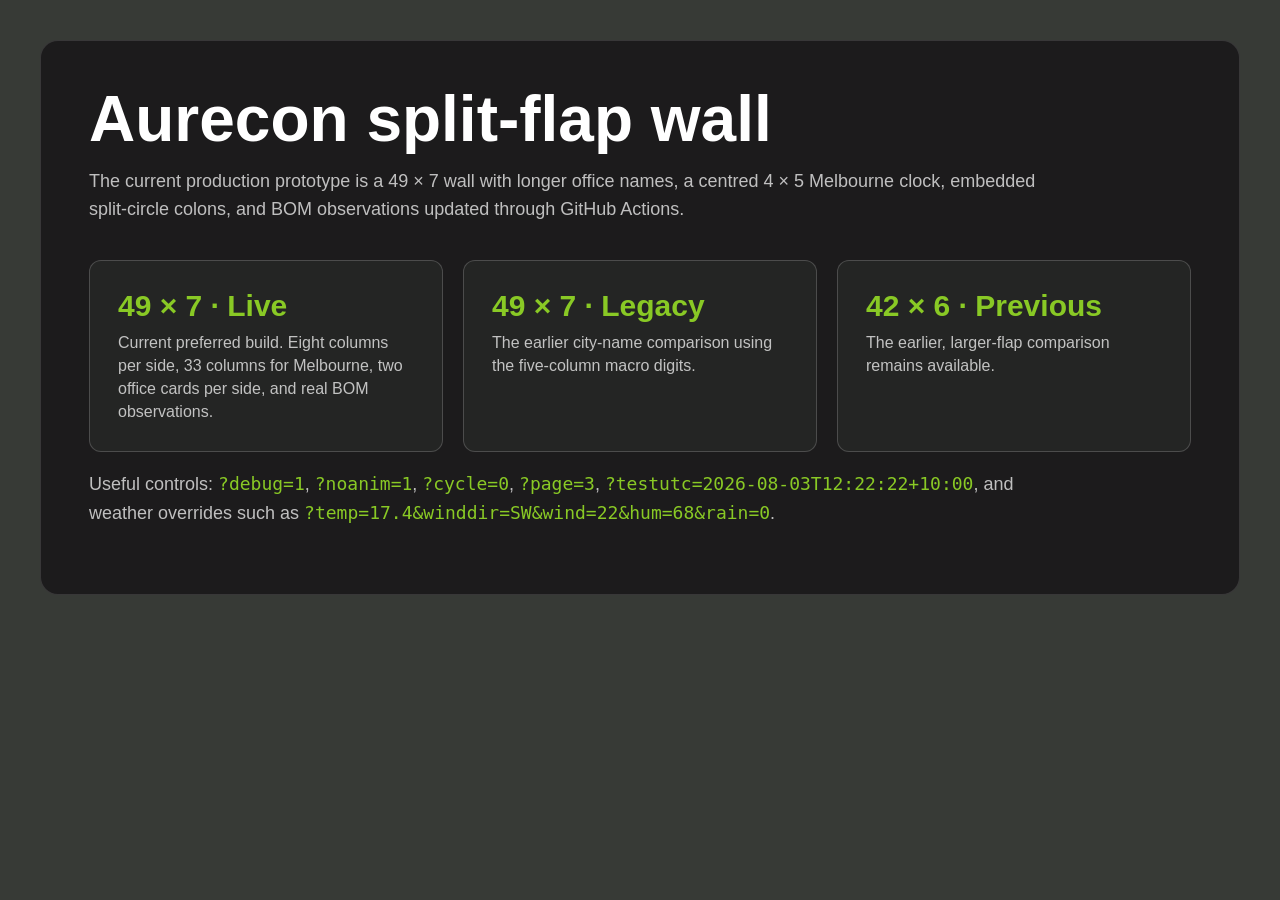
<file: index.html>
<!doctype html>
<html lang="en-AU">
<head>
  <meta charset="utf-8">
  <meta name="viewport" content="width=device-width, initial-scale=1">
  <meta name="robots" content="noindex, nofollow, noarchive, nosnippet, noimageindex">
  <meta name="googlebot" content="noindex, nofollow, noarchive, nosnippet, noimageindex">
  <meta name="bingbot" content="noindex, nofollow, noarchive, nosnippet, noimageindex">
  <meta name="referrer" content="no-referrer">
  <title>Aurecon split-flap wall</title>
  <style>
    :root{color-scheme:dark;--green:#89c925;--grey:#373a36;--ink:#1c1b1c;--white:#fff}
    *{box-sizing:border-box}html,body{margin:0;min-height:100%;background:var(--grey);color:var(--white);font-family:Arial,Helvetica,sans-serif}
    body{display:grid;place-items:center;padding:40px}.panel{width:min(1280px,100%);background:var(--ink);border:1px solid rgba(255,255,255,.12);padding:48px;border-radius:18px}
    h1{font-size:clamp(36px,5vw,72px);line-height:.95;margin:0 0 18px}p{color:rgba(255,255,255,.72);font-size:18px;line-height:1.55;max-width:980px}
    .choices{display:grid;grid-template-columns:repeat(3,minmax(0,1fr));gap:20px;margin-top:36px}.choice{display:block;color:inherit;text-decoration:none;border:1px solid rgba(255,255,255,.18);padding:28px;border-radius:12px;background:#242524}.choice:hover,.choice:focus-visible{border-color:var(--green);outline:none}.choice strong{display:block;color:var(--green);font-size:30px;margin-bottom:8px}.choice span{color:rgba(255,255,255,.72);line-height:1.45}
    code{color:var(--green)}@media(max-width:900px){body{padding:16px}.panel{padding:28px}.choices{grid-template-columns:1fr}}
  </style>
</head>
<body>
  <main class="panel">
    <h1>Aurecon split-flap wall</h1>
    <p>The current production prototype is a 49 × 7 wall with longer office names, a centred 4 × 5 Melbourne clock, embedded split-circle colons, and BOM observations updated through GitHub Actions.</p>
    <div class="choices">
      <a class="choice" href="49x7.html"><strong>49 × 7 · Live</strong><span>Current preferred build. Eight columns per side, 33 columns for Melbourne, two office cards per side, and real BOM observations.</span></a>
      <a class="choice" href="49x7-cities.html"><strong>49 × 7 · Legacy</strong><span>The earlier city-name comparison using the five-column macro digits.</span></a>
      <a class="choice" href="42x6.html"><strong>42 × 6 · Previous</strong><span>The earlier, larger-flap comparison remains available.</span></a>
    </div>
    <p>Useful controls: <code>?debug=1</code>, <code>?noanim=1</code>, <code>?cycle=0</code>, <code>?page=3</code>, <code>?testutc=2026-08-03T12:22:22+10:00</code>, and weather overrides such as <code>?temp=17.4&amp;winddir=SW&amp;wind=22&amp;hum=68&amp;rain=0</code>.</p>
  </main>
</body>
</html>
</file>
